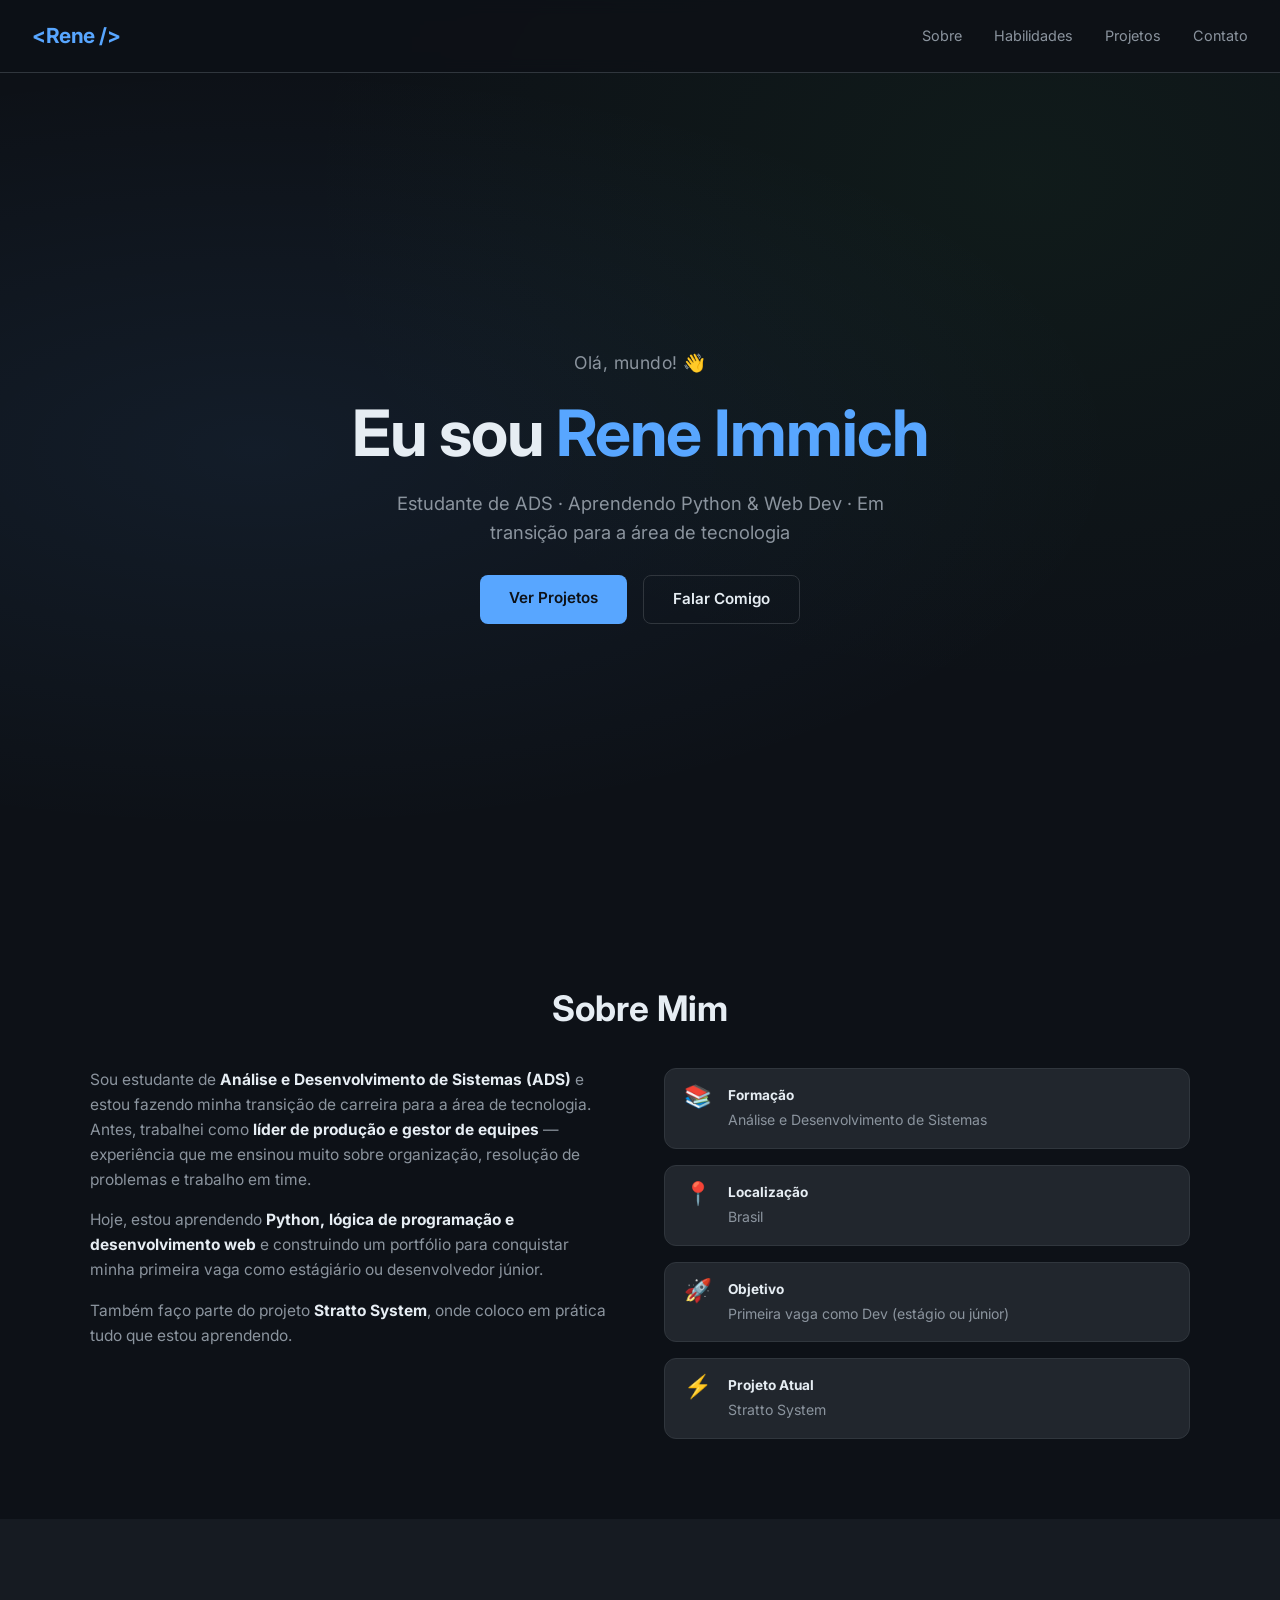
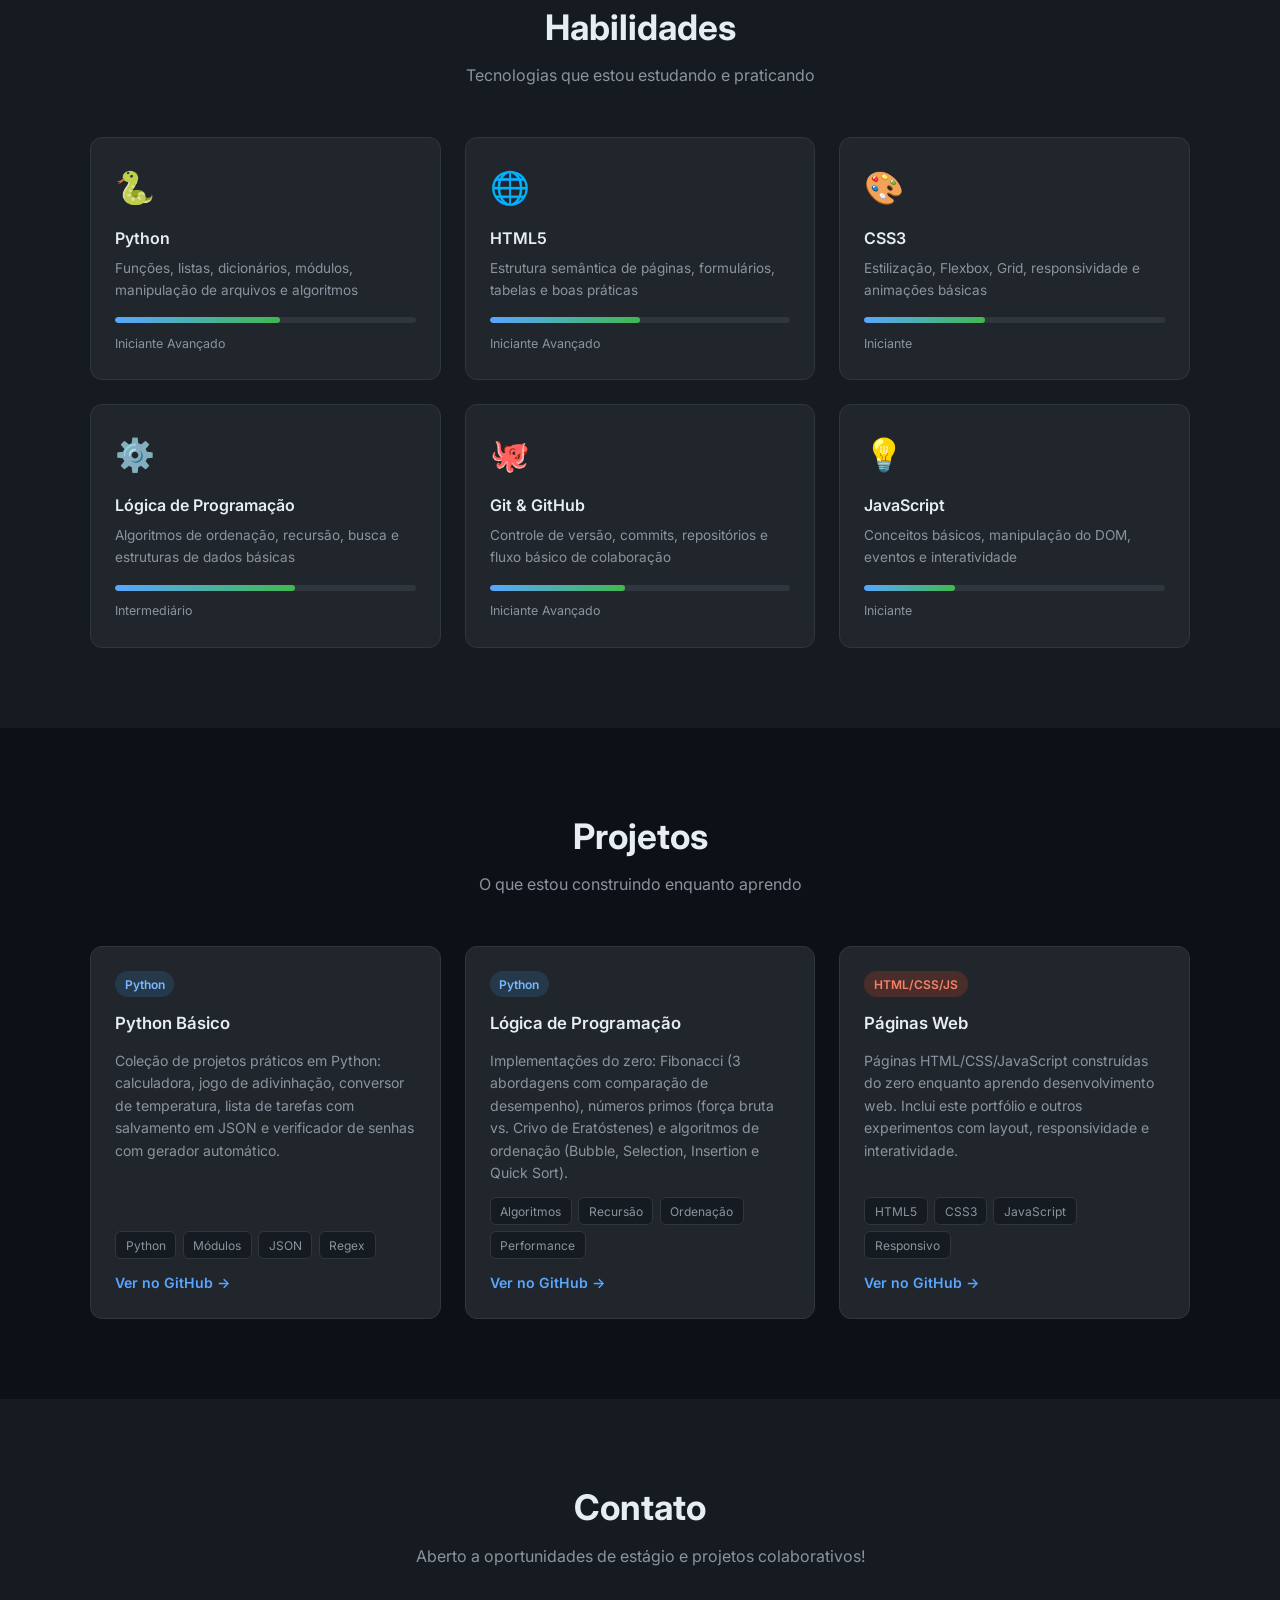
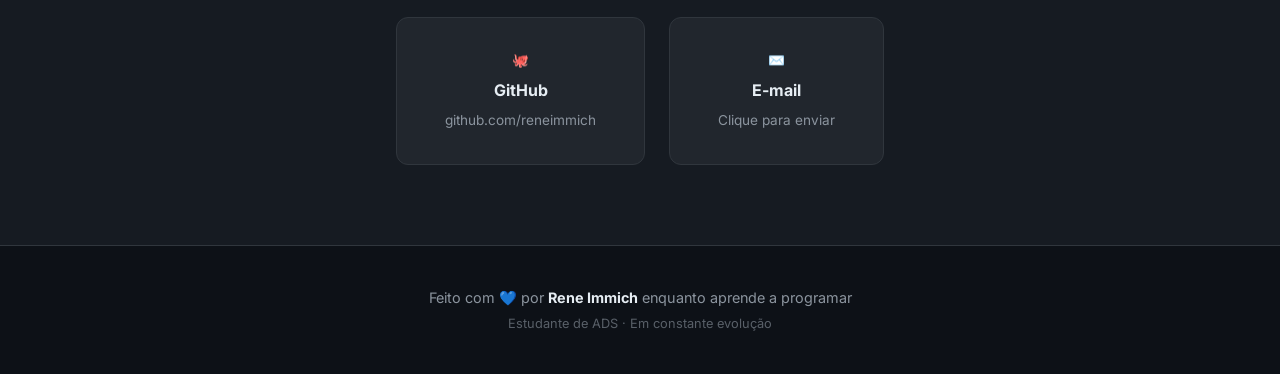
<file: index.html>
<!DOCTYPE html>
<html lang="pt-BR">
<head>
  <meta charset="UTF-8" />
  <meta name="viewport" content="width=device-width, initial-scale=1.0" />
  <title>Rene Immich | Portfolio</title>
  <link rel="stylesheet" href="style.css" />
  <link href="https://fonts.googleapis.com/css2?family=Inter:wght@300;400;600;700&display=swap" rel="stylesheet" />
</head>
<body>

  <!-- HEADER / HERO -->
  <header class="hero">
    <nav class="nav">
      <span class="logo">&lt;Rene /&gt;</span>
      <ul class="nav-links">
        <li><a href="#sobre">Sobre</a></li>
        <li><a href="#habilidades">Habilidades</a></li>
        <li><a href="#projetos">Projetos</a></li>
        <li><a href="#contato">Contato</a></li>
      </ul>
    </nav>

    <div class="hero-content">
      <p class="hero-greeting">Olá, mundo! 👋</p>
      <h1 class="hero-title">Eu sou <span class="highlight">Rene Immich</span></h1>
      <p class="hero-subtitle">Estudante de ADS · Aprendendo Python & Web Dev · Em transição para a área de tecnologia</p>
      <div class="hero-buttons">
        <a href="#projetos" class="btn btn-primary">Ver Projetos</a>
        <a href="#contato" class="btn btn-outline">Falar Comigo</a>
      </div>
    </div>
  </header>

  <!-- SOBRE -->
  <section id="sobre" class="section">
    <div class="container">
      <h2 class="section-title">Sobre Mim</h2>
      <div class="about-grid">
        <div class="about-text">
          <p>
            Sou estudante de <strong>Análise e Desenvolvimento de Sistemas (ADS)</strong> e estou
            fazendo minha transição de carreira para a área de tecnologia. Antes, trabalhei como
            <strong>líder de produção e gestor de equipes</strong> — experiência que me ensinou muito
            sobre organização, resolução de problemas e trabalho em time.
          </p>
          <p>
            Hoje, estou aprendendo <strong>Python, lógica de programação e desenvolvimento web</strong>
            e construindo um portfólio para conquistar minha primeira vaga como estágiário ou
            desenvolvedor júnior.
          </p>
          <p>
            Também faço parte do projeto <strong>Stratto System</strong>, onde coloco em prática tudo
            que estou aprendendo.
          </p>
        </div>
        <div class="about-info">
          <div class="info-card">
            <span class="info-icon">📚</span>
            <div>
              <strong>Formação</strong>
              <p>Análise e Desenvolvimento de Sistemas</p>
            </div>
          </div>
          <div class="info-card">
            <span class="info-icon">📍</span>
            <div>
              <strong>Localização</strong>
              <p>Brasil</p>
            </div>
          </div>
          <div class="info-card">
            <span class="info-icon">🚀</span>
            <div>
              <strong>Objetivo</strong>
              <p>Primeira vaga como Dev (estágio ou júnior)</p>
            </div>
          </div>
          <div class="info-card">
            <span class="info-icon">⚡</span>
            <div>
              <strong>Projeto Atual</strong>
              <p>Stratto System</p>
            </div>
          </div>
        </div>
      </div>
    </div>
  </section>

  <!-- HABILIDADES -->
  <section id="habilidades" class="section section-alt">
    <div class="container">
      <h2 class="section-title">Habilidades</h2>
      <p class="section-subtitle">Tecnologias que estou estudando e praticando</p>
      <div class="skills-grid">
        <div class="skill-card">
          <div class="skill-icon">🐍</div>
          <h3>Python</h3>
          <p>Funções, listas, dicionários, módulos, manipulação de arquivos e algoritmos</p>
          <div class="skill-bar"><div class="skill-fill" style="width: 55%"></div></div>
          <span class="skill-level">Iniciante Avançado</span>
        </div>
        <div class="skill-card">
          <div class="skill-icon">🌐</div>
          <h3>HTML5</h3>
          <p>Estrutura semântica de páginas, formulários, tabelas e boas práticas</p>
          <div class="skill-bar"><div class="skill-fill" style="width: 50%"></div></div>
          <span class="skill-level">Iniciante Avançado</span>
        </div>
        <div class="skill-card">
          <div class="skill-icon">🎨</div>
          <h3>CSS3</h3>
          <p>Estilização, Flexbox, Grid, responsividade e animações básicas</p>
          <div class="skill-bar"><div class="skill-fill" style="width: 40%"></div></div>
          <span class="skill-level">Iniciante</span>
        </div>
        <div class="skill-card">
          <div class="skill-icon">⚙️</div>
          <h3>Lógica de Programação</h3>
          <p>Algoritmos de ordenação, recursão, busca e estruturas de dados básicas</p>
          <div class="skill-bar"><div class="skill-fill" style="width: 60%"></div></div>
          <span class="skill-level">Intermediário</span>
        </div>
        <div class="skill-card">
          <div class="skill-icon">🐙</div>
          <h3>Git & GitHub</h3>
          <p>Controle de versão, commits, repositórios e fluxo básico de colaboração</p>
          <div class="skill-bar"><div class="skill-fill" style="width: 45%"></div></div>
          <span class="skill-level">Iniciante Avançado</span>
        </div>
        <div class="skill-card">
          <div class="skill-icon">💡</div>
          <h3>JavaScript</h3>
          <p>Conceitos básicos, manipulação do DOM, eventos e interatividade</p>
          <div class="skill-bar"><div class="skill-fill" style="width: 30%"></div></div>
          <span class="skill-level">Iniciante</span>
        </div>
      </div>
    </div>
  </section>

  <!-- PROJETOS -->
  <section id="projetos" class="section">
    <div class="container">
      <h2 class="section-title">Projetos</h2>
      <p class="section-subtitle">O que estou construindo enquanto aprendo</p>
      <div class="projects-grid">
        <div class="project-card">
          <div class="project-header">
            <span class="project-lang python">Python</span>
          </div>
          <h3>Python Básico</h3>
          <p>
            Coleção de projetos práticos em Python: calculadora, jogo de adivinhação,
            conversor de temperatura, lista de tarefas com salvamento em JSON e
            verificador de senhas com gerador automático.
          </p>
          <div class="project-tags">
            <span class="tag">Python</span>
            <span class="tag">Módulos</span>
            <span class="tag">JSON</span>
            <span class="tag">Regex</span>
          </div>
          <a href="https://github.com/reneimmich/python-basico" target="_blank" class="project-link">
            Ver no GitHub →
          </a>
        </div>

        <div class="project-card">
          <div class="project-header">
            <span class="project-lang python">Python</span>
          </div>
          <h3>Lógica de Programação</h3>
          <p>
            Implementações do zero: Fibonacci (3 abordagens com comparação de desempenho),
            números primos (força bruta vs. Crivo de Eratóstenes) e algoritmos de
            ordenação (Bubble, Selection, Insertion e Quick Sort).
          </p>
          <div class="project-tags">
            <span class="tag">Algoritmos</span>
            <span class="tag">Recursão</span>
            <span class="tag">Ordenação</span>
            <span class="tag">Performance</span>
          </div>
          <a href="https://github.com/reneimmich/logica-programacao" target="_blank" class="project-link">
            Ver no GitHub →
          </a>
        </div>

        <div class="project-card">
          <div class="project-header">
            <span class="project-lang web">HTML/CSS/JS</span>
          </div>
          <h3>Páginas Web</h3>
          <p>
            Páginas HTML/CSS/JavaScript construídas do zero enquanto aprendo
            desenvolvimento web. Inclui este portfólio e outros experimentos
            com layout, responsividade e interatividade.
          </p>
          <div class="project-tags">
            <span class="tag">HTML5</span>
            <span class="tag">CSS3</span>
            <span class="tag">JavaScript</span>
            <span class="tag">Responsivo</span>
          </div>
          <a href="https://github.com/reneimmich/paginas-web" target="_blank" class="project-link">
            Ver no GitHub →
          </a>
        </div>
      </div>
    </div>
  </section>

  <!-- CONTATO -->
  <section id="contato" class="section section-alt">
    <div class="container contact-container">
      <h2 class="section-title">Contato</h2>
      <p class="section-subtitle">Aberto a oportunidades de estágio e projetos colaborativos!</p>
      <div class="contact-links">
        <a href="https://github.com/reneimmich" target="_blank" class="contact-card">
          <span class="contact-icon">🐙</span>
          <strong>GitHub</strong>
          <span>github.com/reneimmich</span>
        </a>
        <a href="mailto:seuemail@email.com" class="contact-card">
          <span class="contact-icon">✉️</span>
          <strong>E-mail</strong>
          <span>Clique para enviar</span>
        </a>
      </div>
    </div>
  </section>

  <!-- FOOTER -->
  <footer class="footer">
    <p>Feito com 💙 por <strong>Rene Immich</strong> enquanto aprende a programar</p>
    <p class="footer-sub">Estudante de ADS · Em constante evolução</p>
  </footer>

</body>
  </html>
</file>
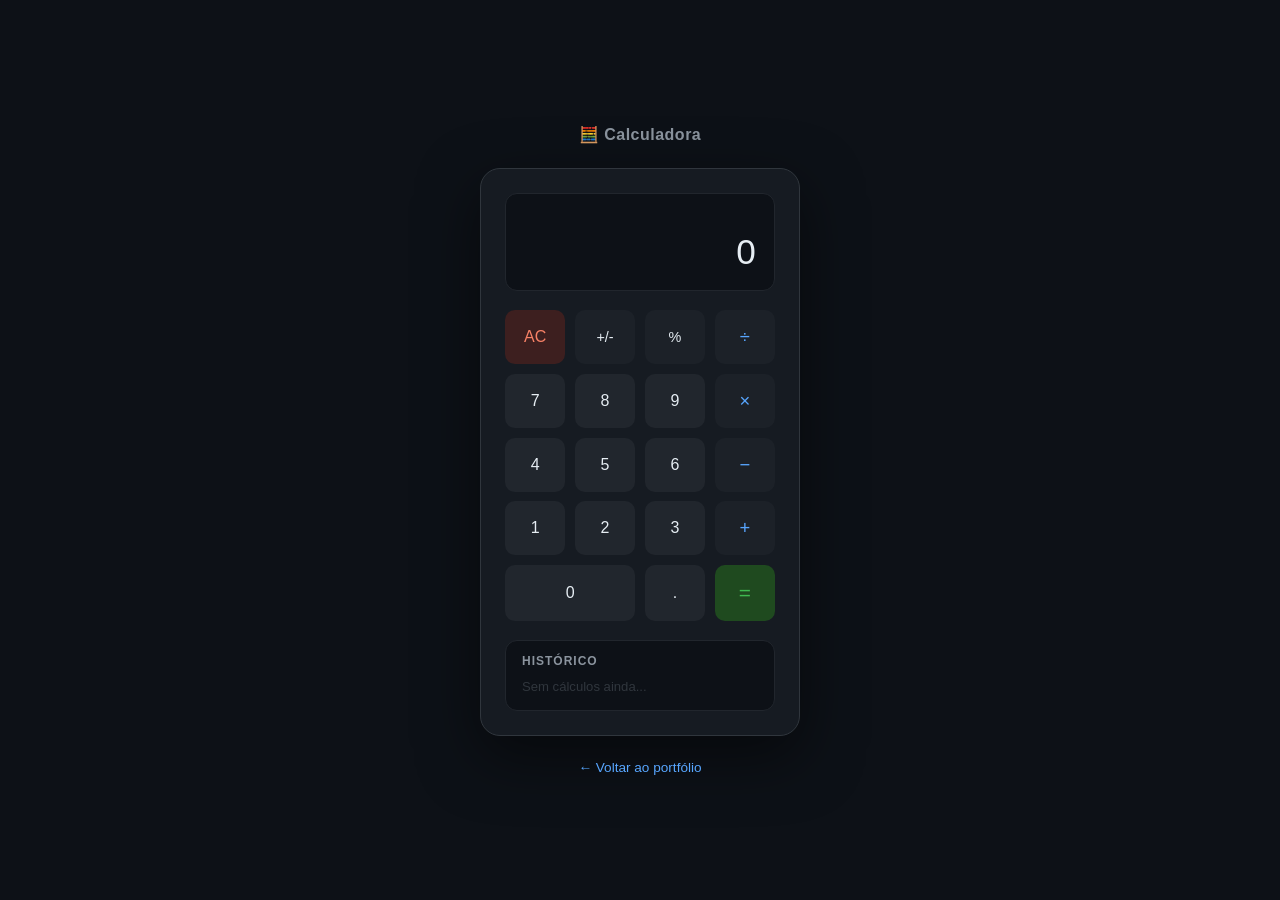
<file: calculadora.html>
<!DOCTYPE html>
<html lang="pt-BR">
<head>
  <meta charset="UTF-8" />
  <meta name="viewport" content="width=device-width, initial-scale=1.0" />
  <title>Calculadora | Rene Immich</title>
  <style>
    * { box-sizing: border-box; margin: 0; padding: 0; }

    body {
      min-height: 100vh;
      display: flex;
      flex-direction: column;
      align-items: center;
      justify-content: center;
      background: #0d1117;
      font-family: 'Segoe UI', sans-serif;
      color: #e6edf3;
    }

    h1 {
      font-size: 1rem;
      color: #8b949e;
      margin-bottom: 1.5rem;
      letter-spacing: 0.5px;
    }

    .calculator {
      background: #161b22;
      border: 1px solid #30363d;
      border-radius: 20px;
      padding: 1.5rem;
      width: 320px;
      box-shadow: 0 20px 60px rgba(0,0,0,0.5);
    }

    /* DISPLAY */
    .display {
      background: #0d1117;
      border-radius: 12px;
      padding: 1rem 1.2rem;
      margin-bottom: 1.2rem;
      text-align: right;
      border: 1px solid #21262d;
    }

    .display-expression {
      font-size: 0.85rem;
      color: #8b949e;
      min-height: 1.2rem;
      overflow: hidden;
      text-overflow: ellipsis;
      white-space: nowrap;
    }

    .display-result {
      font-size: 2.2rem;
      font-weight: 300;
      overflow: hidden;
      text-overflow: ellipsis;
      white-space: nowrap;
      letter-spacing: -1px;
      min-height: 2.8rem;
      display: flex;
      align-items: center;
      justify-content: flex-end;
    }

    /* BUTTONS */
    .buttons {
      display: grid;
      grid-template-columns: repeat(4, 1fr);
      gap: 0.6rem;
    }

    button {
      padding: 1rem;
      border: none;
      border-radius: 10px;
      font-size: 1rem;
      font-weight: 500;
      cursor: pointer;
      transition: all 0.12s;
      color: #e6edf3;
    }

    button:active {
      transform: scale(0.92);
    }

    /* Button types */
    .btn-num {
      background: #21262d;
    }
    .btn-num:hover { background: #2d333b; }

    .btn-op {
      background: #1c2128;
      color: #58a6ff;
      font-size: 1.15rem;
    }
    .btn-op:hover { background: #2d333b; }

    .btn-clear {
      background: #3d1f1f;
      color: #f78166;
    }
    .btn-clear:hover { background: #5a2121; }

    .btn-equal {
      background: #1f4a1f;
      color: #3fb950;
      font-size: 1.3rem;
    }
    .btn-equal:hover { background: #2a6b2a; }

    .btn-special {
      background: #1c2128;
      color: #e6edf3;
      font-size: 0.9rem;
    }
    .btn-special:hover { background: #2d333b; }

    .span-two { grid-column: span 2; }

    /* HISTORY */
    .history {
      margin-top: 1.2rem;
      background: #0d1117;
      border-radius: 12px;
      padding: 0.8rem 1rem;
      border: 1px solid #21262d;
      max-height: 120px;
      overflow-y: auto;
    }

    .history h2 {
      font-size: 0.75rem;
      color: #8b949e;
      text-transform: uppercase;
      letter-spacing: 1px;
      margin-bottom: 0.5rem;
    }

    .history-list {
      list-style: none;
    }

    .history-list li {
      font-size: 0.82rem;
      color: #8b949e;
      padding: 0.2rem 0;
      border-bottom: 1px solid #21262d;
    }

    .history-list li:last-child { border-bottom: none; }

    .history-list .h-result { color: #e6edf3; font-weight: 600; }

    .back-link {
      margin-top: 1.5rem;
      font-size: 0.85rem;
      color: #58a6ff;
      text-decoration: none;
    }
    .back-link:hover { text-decoration: underline; }
  </style>
</head>
<body>

  <h1>🧮 Calculadora</h1>

  <div class="calculator">
    <div class="display">
      <div class="display-expression" id="expression">&nbsp;</div>
      <div class="display-result" id="result">0</div>
    </div>

    <div class="buttons">
      <!-- Row 1 -->
      <button class="btn-clear" onclick="clearAll()">AC</button>
      <button class="btn-special" onclick="toggleSign()">+/-</button>
      <button class="btn-special" onclick="percentage()">%</button>
      <button class="btn-op" onclick="inputOp('/')">÷</button>

      <!-- Row 2 -->
      <button class="btn-num" onclick="inputNum('7')">7</button>
      <button class="btn-num" onclick="inputNum('8')">8</button>
      <button class="btn-num" onclick="inputNum('9')">9</button>
      <button class="btn-op" onclick="inputOp('*')">×</button>

      <!-- Row 3 -->
      <button class="btn-num" onclick="inputNum('4')">4</button>
      <button class="btn-num" onclick="inputNum('5')">5</button>
      <button class="btn-num" onclick="inputNum('6')">6</button>
      <button class="btn-op" onclick="inputOp('-')">−</button>

      <!-- Row 4 -->
      <button class="btn-num" onclick="inputNum('1')">1</button>
      <button class="btn-num" onclick="inputNum('2')">2</button>
      <button class="btn-num" onclick="inputNum('3')">3</button>
      <button class="btn-op" onclick="inputOp('+')">+</button>

      <!-- Row 5 -->
      <button class="btn-num span-two" onclick="inputNum('0')">0</button>
      <button class="btn-num" onclick="inputDot()">.</button>
      <button class="btn-equal" onclick="calculate()">=</button>
    </div>

    <!-- Histórico -->
    <div class="history">
      <h2>Histórico</h2>
      <ul class="history-list" id="history-list">
        <li style="color:#30363d">Sem cálculos ainda...</li>
      </ul>
    </div>
  </div>

  <a class="back-link" href="index.html">← Voltar ao portfólio</a>

  <script>
    // Estado da calculadora
    let currentValue = '0';
    let previousValue = '';
    let operator = null;
    let shouldResetDisplay = false;
    let fullExpression = '';
    const history = [];

    const resultEl = document.getElementById('result');
    const expressionEl = document.getElementById('expression');
    const historyList = document.getElementById('history-list');

    function updateDisplay(value) {
      // Limita o tamanho para não transbordar
      const str = String(value);
      resultEl.textContent = str.length > 12 ? parseFloat(value).toExponential(4) : str;
    }

    function inputNum(num) {
      if (shouldResetDisplay) {
        currentValue = num;
        shouldResetDisplay = false;
      } else {
        currentValue = currentValue === '0' ? num : currentValue + num;
      }
      updateDisplay(currentValue);
    }

    function inputDot() {
      if (shouldResetDisplay) {
        currentValue = '0.';
        shouldResetDisplay = false;
      } else if (!currentValue.includes('.')) {
        currentValue += '.';
      }
      updateDisplay(currentValue);
    }

    function inputOp(op) {
      if (operator && !shouldResetDisplay) {
        calculate(true);
      }
      previousValue = currentValue;
      operator = op;
      shouldResetDisplay = true;

      const symbols = { '+': '+', '-': '−', '*': '×', '/': '÷' };
      expressionEl.textContent = previousValue + ' ' + symbols[op];
    }

    function calculate(chained = false) {
      if (!operator || previousValue === '') return;

      const prev = parseFloat(previousValue);
      const curr = parseFloat(currentValue);
      let result;

      switch (operator) {
        case '+': result = prev + curr; break;
        case '-': result = prev - curr; break;
        case '*': result = prev * curr; break;
        case '/':
          if (curr === 0) {
            updateDisplay('Erro');
            expressionEl.textContent = 'Divisão por zero!';
            operator = null;
            return;
          }
          result = prev / curr;
          break;
        default: return;
      }

      // Evita ponto flutuante bizarro
      result = parseFloat(result.toPrecision(10));

      if (!chained) {
        const symbols = { '+': '+', '-': '−', '*': '×', '/': '÷' };
        const entry = previousValue + ' ' + symbols[operator] + ' ' + currentValue + ' = ' + result;
        addToHistory(entry, result);
        expressionEl.textContent = entry;
      }

      currentValue = String(result);
      updateDisplay(currentValue);
      operator = null;
      shouldResetDisplay = true;
    }

    function clearAll() {
      currentValue = '0';
      previousValue = '';
      operator = null;
      shouldResetDisplay = false;
      fullExpression = '';
      updateDisplay('0');
      expressionEl.textContent = '';
    }

    function toggleSign() {
      currentValue = String(parseFloat(currentValue) * -1);
      updateDisplay(currentValue);
    }

    function percentage() {
      currentValue = String(parseFloat(currentValue) / 100);
      updateDisplay(currentValue);
    }

    function addToHistory(expression, result) {
      history.unshift({ expression, result });
      if (history.length > 10) history.pop();
      renderHistory();
    }

    function renderHistory() {
      if (history.length === 0) {
        historyList.innerHTML = '<li style="color:#30363d">Sem cálculos ainda...</li>';
        return;
      }
      historyList.innerHTML = history.map(h =>
        '<li>' + h.expression.replace(/=.*/, '') + '= <span class="h-result">' + h.result + '</span></li>'
      ).join('');
    }

    // Suporte ao teclado
    document.addEventListener('keydown', (e) => {
      if (e.key >= '0' && e.key <= '9') inputNum(e.key);
      else if (e.key === '.') inputDot();
      else if (e.key === '+') inputOp('+');
      else if (e.key === '-') inputOp('-');
      else if (e.key === '*') inputOp('*');
      else if (e.key === '/') { e.preventDefault(); inputOp('/'); }
      else if (e.key === 'Enter' || e.key === '=') calculate();
      else if (e.key === 'Escape') clearAll();
      else if (e.key === 'Backspace') {
        if (currentValue.length > 1) {
          currentValue = currentValue.slice(0, -1);
        } else {
          currentValue = '0';
        }
        updateDisplay(currentValue);
      }
    });
  </script>

</body>
        </html>
</file>
<file: style.css>
/* =============================================
   RESET & BASE
   ============================================= */
*, *::before, *::after {
  box-sizing: border-box;
  margin: 0;
  padding: 0;
}

:root {
  --bg: #0d1117;
  --bg-alt: #161b22;
  --surface: #21262d;
  --border: #30363d;
  --text: #e6edf3;
  --text-muted: #8b949e;
  --accent: #58a6ff;
  --accent-hover: #79c0ff;
  --green: #3fb950;
  --python: #3572A5;
  --web: #e34c26;
  --radius: 12px;
  --font: 'Inter', sans-serif;
}

html {
  scroll-behavior: smooth;
}

body {
  font-family: var(--font);
  background: var(--bg);
  color: var(--text);
  line-height: 1.6;
}

a {
  text-decoration: none;
  color: inherit;
}

/* =============================================
   NAVIGATION
   ============================================= */
.nav {
  display: flex;
  align-items: center;
  justify-content: space-between;
  padding: 1.2rem 2rem;
  position: sticky;
  top: 0;
  background: rgba(13, 17, 23, 0.85);
  backdrop-filter: blur(8px);
  border-bottom: 1px solid var(--border);
  z-index: 100;
}

.logo {
  font-size: 1.3rem;
  font-weight: 700;
  color: var(--accent);
  letter-spacing: -0.5px;
}

.nav-links {
  display: flex;
  gap: 2rem;
  list-style: none;
}

.nav-links a {
  color: var(--text-muted);
  font-size: 0.9rem;
  transition: color 0.2s;
}

.nav-links a:hover {
  color: var(--accent);
}

/* =============================================
   HERO
   ============================================= */
.hero {
  min-height: 100vh;
  display: flex;
  flex-direction: column;
  background: radial-gradient(ellipse at 20% 50%, rgba(88, 166, 255, 0.08) 0%, transparent 60%),
              radial-gradient(ellipse at 80% 20%, rgba(63, 185, 80, 0.06) 0%, transparent 50%),
              var(--bg);
}

.hero-content {
  flex: 1;
  display: flex;
  flex-direction: column;
  align-items: center;
  justify-content: center;
  text-align: center;
  padding: 4rem 2rem;
  gap: 1.2rem;
}

.hero-greeting {
  font-size: 1.1rem;
  color: var(--text-muted);
  letter-spacing: 0.5px;
}

.hero-title {
  font-size: clamp(2.2rem, 6vw, 4rem);
  font-weight: 700;
  line-height: 1.15;
  letter-spacing: -1px;
}

.highlight {
  color: var(--accent);
}

.hero-subtitle {
  font-size: clamp(0.95rem, 2.5vw, 1.15rem);
  color: var(--text-muted);
  max-width: 540px;
}

.hero-buttons {
  display: flex;
  gap: 1rem;
  flex-wrap: wrap;
  justify-content: center;
  margin-top: 0.5rem;
}

/* =============================================
   BUTTONS
   ============================================= */
.btn {
  padding: 0.7rem 1.8rem;
  border-radius: 8px;
  font-size: 0.95rem;
  font-weight: 600;
  cursor: pointer;
  transition: all 0.2s;
  display: inline-block;
}

.btn-primary {
  background: var(--accent);
  color: #0d1117;
}

.btn-primary:hover {
  background: var(--accent-hover);
  transform: translateY(-2px);
}

.btn-outline {
  border: 1.5px solid var(--border);
  color: var(--text);
}

.btn-outline:hover {
  border-color: var(--accent);
  color: var(--accent);
  transform: translateY(-2px);
}

/* =============================================
   SECTIONS
   ============================================= */
.section {
  padding: 5rem 2rem;
}

.section-alt {
  background: var(--bg-alt);
}

.container {
  max-width: 1100px;
  margin: 0 auto;
}

.section-title {
  font-size: clamp(1.6rem, 4vw, 2.2rem);
  font-weight: 700;
  text-align: center;
  margin-bottom: 0.5rem;
}

.section-subtitle {
  text-align: center;
  color: var(--text-muted);
  margin-bottom: 3rem;
  font-size: 1rem;
}

/* =============================================
   SOBRE
   ============================================= */
.about-grid {
  display: grid;
  grid-template-columns: 1fr 1fr;
  gap: 3rem;
  align-items: start;
  margin-top: 2rem;
}

.about-text p {
  color: var(--text-muted);
  margin-bottom: 1rem;
  font-size: 0.97rem;
}

.about-text strong {
  color: var(--text);
}

.about-info {
  display: flex;
  flex-direction: column;
  gap: 1rem;
}

.info-card {
  display: flex;
  align-items: flex-start;
  gap: 1rem;
  background: var(--surface);
  border: 1px solid var(--border);
  border-radius: var(--radius);
  padding: 1rem 1.2rem;
}

.info-icon {
  font-size: 1.4rem;
  line-height: 1;
}

.info-card strong {
  display: block;
  font-size: 0.85rem;
  margin-bottom: 0.15rem;
  color: var(--text);
}

.info-card p {
  font-size: 0.88rem;
  color: var(--text-muted);
}

/* =============================================
   HABILIDADES
   ============================================= */
.skills-grid {
  display: grid;
  grid-template-columns: repeat(auto-fill, minmax(300px, 1fr));
  gap: 1.5rem;
}

.skill-card {
  background: var(--surface);
  border: 1px solid var(--border);
  border-radius: var(--radius);
  padding: 1.5rem;
  transition: border-color 0.2s, transform 0.2s;
}

.skill-card:hover {
  border-color: var(--accent);
  transform: translateY(-3px);
}

.skill-icon {
  font-size: 2rem;
  margin-bottom: 0.8rem;
}

.skill-card h3 {
  font-size: 1rem;
  font-weight: 600;
  margin-bottom: 0.4rem;
}

.skill-card p {
  font-size: 0.85rem;
  color: var(--text-muted);
  margin-bottom: 1rem;
}

.skill-bar {
  height: 6px;
  background: var(--border);
  border-radius: 99px;
  overflow: hidden;
  margin-bottom: 0.4rem;
}

.skill-fill {
  height: 100%;
  background: linear-gradient(90deg, var(--accent), var(--green));
  border-radius: 99px;
  transition: width 1s ease;
}

.skill-level {
  font-size: 0.78rem;
  color: var(--text-muted);
}

/* =============================================
   PROJETOS
   ============================================= */
.projects-grid {
  display: grid;
  grid-template-columns: repeat(auto-fill, minmax(300px, 1fr));
  gap: 1.5rem;
}

.project-card {
  background: var(--surface);
  border: 1px solid var(--border);
  border-radius: var(--radius);
  padding: 1.5rem;
  display: flex;
  flex-direction: column;
  gap: 0.8rem;
  transition: border-color 0.2s, transform 0.2s;
}

.project-card:hover {
  border-color: var(--accent);
  transform: translateY(-3px);
}

.project-lang {
  font-size: 0.75rem;
  font-weight: 600;
  padding: 0.2rem 0.6rem;
  border-radius: 99px;
  display: inline-block;
}

.project-lang.python {
  background: rgba(53, 114, 165, 0.25);
  color: #79b8ff;
}

.project-lang.web {
  background: rgba(227, 76, 38, 0.2);
  color: #f78166;
}

.project-card h3 {
  font-size: 1.05rem;
  font-weight: 600;
}

.project-card p {
  font-size: 0.88rem;
  color: var(--text-muted);
  flex: 1;
}

.project-tags {
  display: flex;
  flex-wrap: wrap;
  gap: 0.4rem;
}

.tag {
  font-size: 0.75rem;
  padding: 0.2rem 0.6rem;
  background: var(--bg-alt);
  border: 1px solid var(--border);
  border-radius: 6px;
  color: var(--text-muted);
}

.project-link {
  color: var(--accent);
  font-size: 0.88rem;
  font-weight: 600;
  transition: color 0.2s;
  align-self: flex-start;
}

.project-link:hover {
  color: var(--accent-hover);
}

/* =============================================
   CONTATO
   ============================================= */
.contact-container {
  text-align: center;
}

.contact-links {
  display: flex;
  gap: 1.5rem;
  justify-content: center;
  flex-wrap: wrap;
  margin-top: 1rem;
}

.contact-card {
  display: flex;
  flex-direction: column;
  align-items: center;
  gap: 0.4rem;
  background: var(--surface);
  border: 1px solid var(--border);
  border-radius: var(--radius);
  padding: 2rem 3rem;
  transition: border-color 0.2s, transform 0.2s;
  min-width: 200px;
}

.contact-card:hover {
  border-color: var(--accent);
  transform: translateY(-3px);
}

.contact-icon {
  font-size: 2rem;
}

.contact-card strong {
  font-size: 1rem;
}

.contact-card span {
  font-size: 0.85rem;
  color: var(--text-muted);
}

/* =============================================
   FOOTER
   ============================================= */
.footer {
  text-align: center;
  padding: 2.5rem 2rem;
  border-top: 1px solid var(--border);
  color: var(--text-muted);
  font-size: 0.9rem;
}

.footer strong {
  color: var(--text);
}

.footer-sub {
  margin-top: 0.3rem;
  font-size: 0.8rem;
  opacity: 0.6;
}

/* =============================================
   RESPONSIVO
   ============================================= */
@media (max-width: 768px) {
  .nav-links {
    display: none;
  }

  .about-grid {
    grid-template-columns: 1fr;
  }

  .hero-title {
    font-size: 2rem;
  }

  .contact-card {
    padding: 1.5rem 2rem;
    min-width: 160px;
  }
}

@media (max-width: 480px) {
  .skills-grid,
  .projects-grid {
    grid-template-columns: 1fr;
  }
                                                       }
</file>
